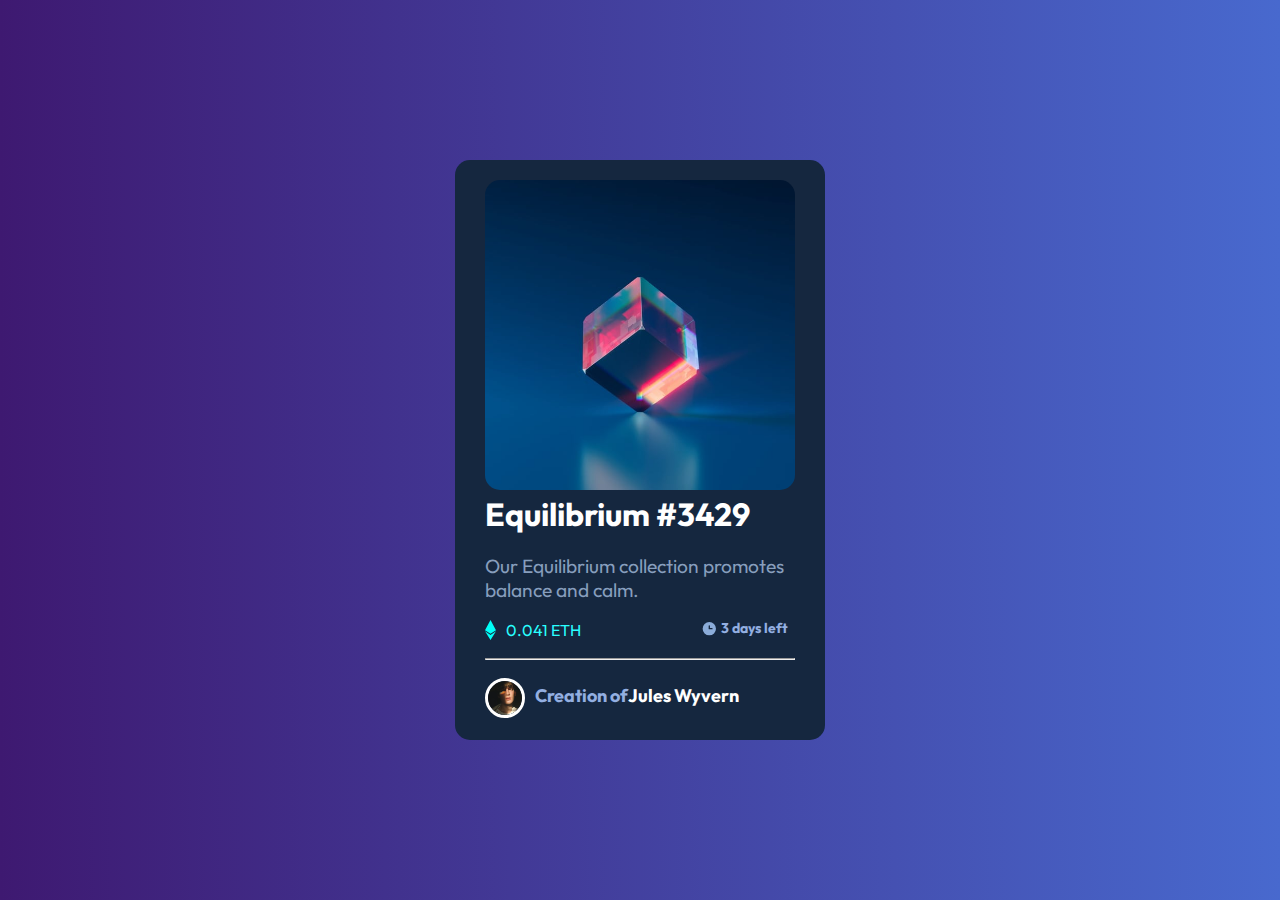
<file: index.html>
<!DOCTYPE html>
<html lang="en">

<head>
    <meta charset="UTF-8">
    <meta http-equiv="X-UA-Compatible" content="IE=edge">
    <meta name="viewport" content="width=device-width, initial-scale=1.0">
    <link rel="stylesheet" href="NFT.css">
    <link rel="preconnect" href="https://fonts.googleapis.com">
    <link rel="preconnect" href="https://fonts.gstatic.com" crossorigin>
    <link href="https://fonts.googleapis.com/css2?family=Outfit:wght@300;400;600&display=swap" rel="stylesheet">
    <title>NFT</title>
</head>

<body>
    <div class="container">
        <div class="img"><img src="images/image-equilibrium.jpg" alt=""></div>
        <div class="text">
            <h1>Equilibrium #3429</h1><br>
            <p>Our Equilibrium collection promotes <br>balance and calm.</p>
        </div><br>
        <div class="eth"><img src="images/icon-ethereum.svg" alt="">
            <h1></h1>0.041 ETH
            <div class="time"><img src="images/icon-clock.svg"><h6>3 days left</h6>
            </div>
        </div>
        <br>
        <hr> <br>
        <div class="photo"><img src="images/image-avatar.png" alt="">
        <h5><span>Creation of</span>Jules Wyvern</h5>
        </div>
    
</body>

</html>
</file>
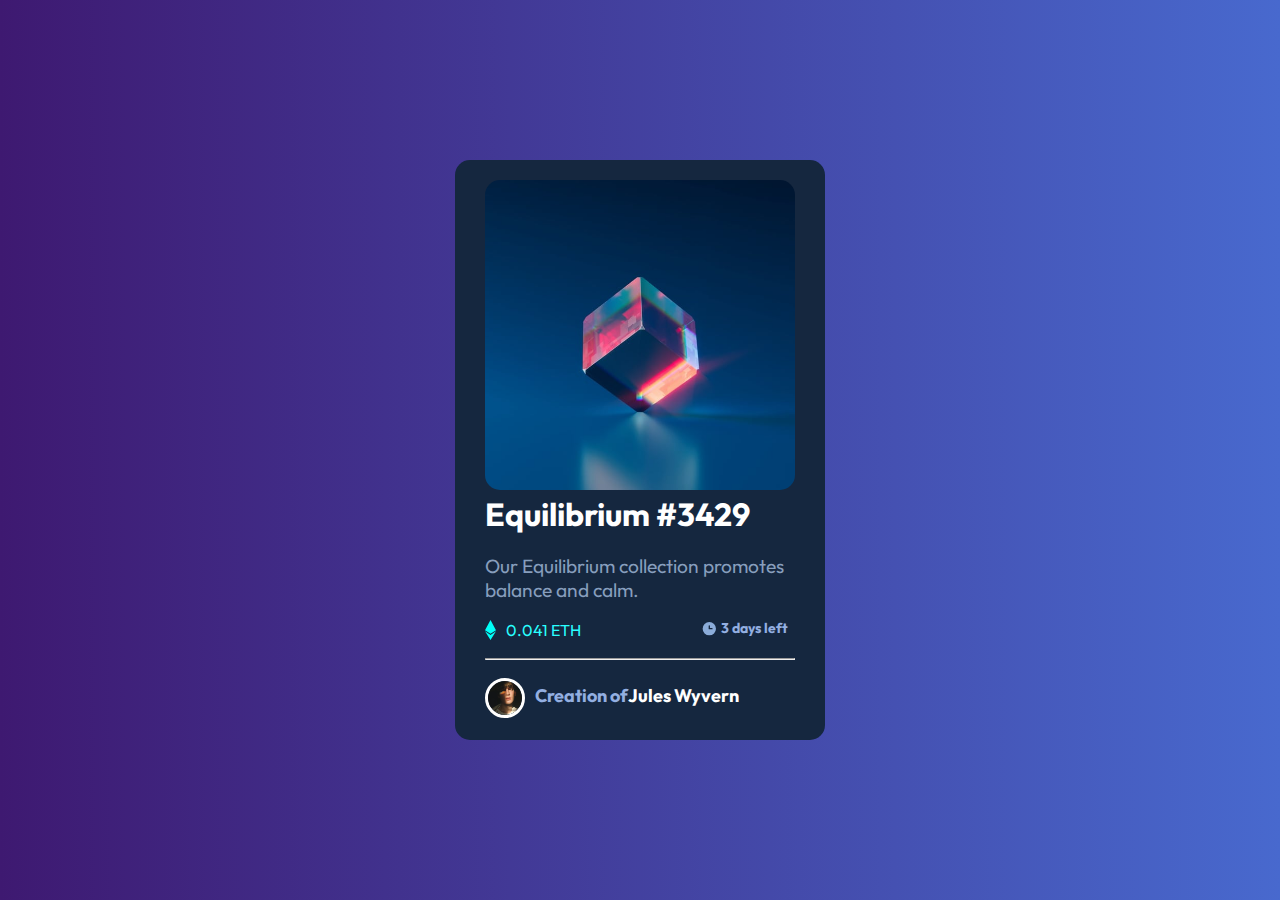
<file: nft.html>
<!DOCTYPE html>
<html lang="en">

<head>
    <meta charset="UTF-8">
    <meta http-equiv="X-UA-Compatible" content="IE=edge">
    <meta name="viewport" content="width=device-width, initial-scale=1.0">
    <link rel="stylesheet" href="NFT.css">
    <link rel="preconnect" href="https://fonts.googleapis.com">
    <link rel="preconnect" href="https://fonts.gstatic.com" crossorigin>
    <link href="https://fonts.googleapis.com/css2?family=Outfit:wght@300;400;600&display=swap" rel="stylesheet">
    <title>NFT</title>
</head>

<body>
    <div class="container">
        <div class="img"><img src="/images/image-equilibrium.jpg" alt=""></div>
        <div class="text">
            <h1>Equilibrium #3429</h1><br>
            <p>Our Equilibrium collection promotes <br>balance and calm.</p>
        </div><br>
        <div class="eth"><img src="/images/icon-ethereum.svg" alt="">
            <h1></h1>0.041 ETH
            <div class="time"><img src="/images/icon-clock.svg"><h6>3 days left</h6>
            </div>
        </div>
        <br>
        <hr> <br>
        <div class="photo"><img src="/images/image-avatar.png" alt="">
        <h5><span>Creation of</span>Jules Wyvern</h5>
        </div>
    </div>
</body>

</html>
</file>
<file: NFT.css>
* {
    margin: 0px;
    padding: 0px;
    box-sizing: border-box;
}
body{
    background-image: linear-gradient(90deg, rgb(62, 25, 113),rgb(72, 105, 206));
    background-size: cover;
    justify-content: center;
    display: flex;
    align-items: center;
    height: 100vh;
}
.container {
    background-color: #15273f;
    position: absolute;
    width: 370px;
    height: 580px;
    border-radius: 15px;
    
}

.img img {
    width: 310px;
    position: relative;
    margin-left: 30px;
    margin-top: 20px;
    border-radius: 15px;
}

.text {
    color: white;
    margin-left: 30px;
    font-family: 'Outfit', sans-serif;
}

.text p {
    color: #879ebd;
    font-size: larger;
}

.eth {
    display: flex;
    color: #29ffff;
    font-family: 'Outfit', sans-serif;
}

.eth img {
    margin-left: 30px;
}

.eth h1 {
    margin-left: 10px;

}

.time img{
    margin-left: 120px;
    position: relative;
}

.time h6{
    margin-left: 140px;
    margin-top: -22px;
    font-size: 14px;
    font-family: 'Outfit', sans-serif;
    color: #93afe1;
}

hr{
    width: 310px;
    margin-left: 30px;
    color: #3f6893;
}

.photo{
    display: flex;
}

.photo img{
    width: 40px;
    border: solid white;
    border-radius: 50%;
    margin-left: 30px;
    position: relative;
}

h5 span{
    color: #93afe1;
}
h5{
    color: white;
    font-family: 'Outfit', sans-serif;
    margin-left: 10px;
    font-size: 18px;
    margin-top: 6px;
}
</file>
